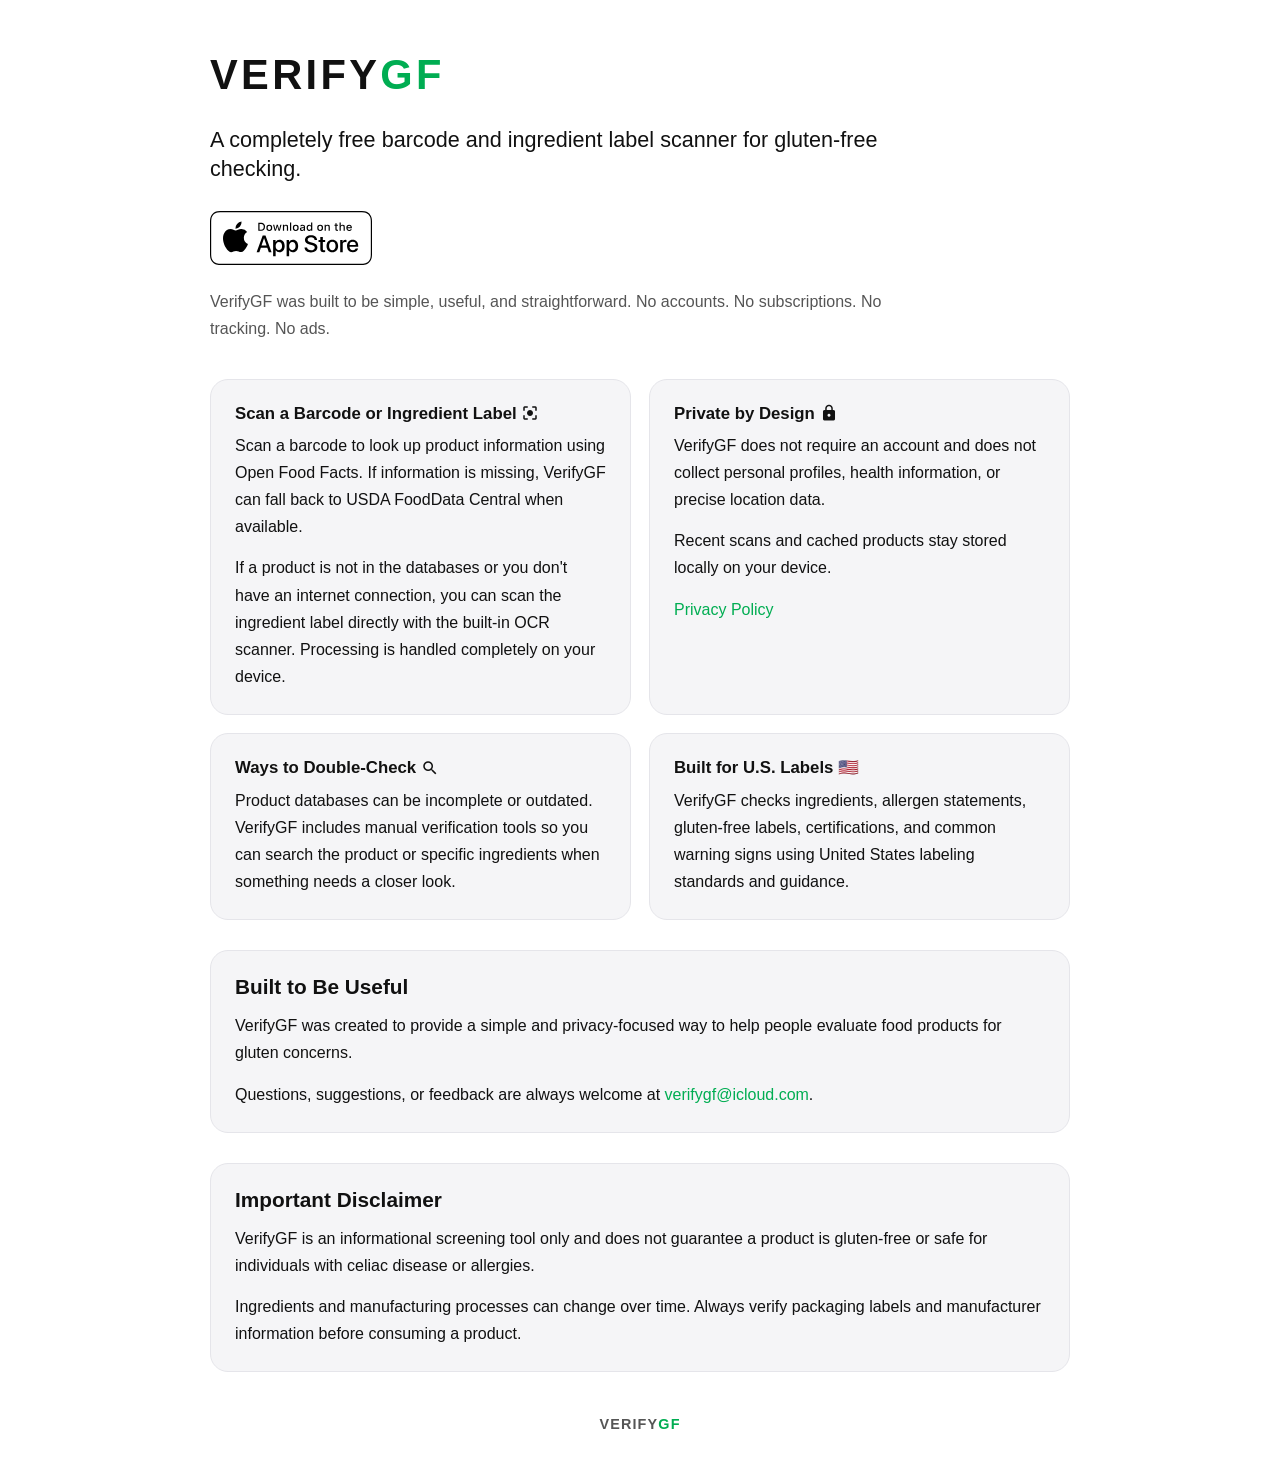
<file: index.html>
<!DOCTYPE html>
<html lang="en">
<head>
<meta charset="UTF-8" />
<meta name="viewport" content="width=device-width, initial-scale=1.0" />
<link rel="stylesheet"
href="https://fonts.googleapis.com/icon?family=Material+Icons">
<link rel="stylesheet" href="https://fonts.googleapis.com/css2?family=Material+Symbols+Outlined:opsz,wght,FILL,GRAD@20..48,100..700,0..1,-50..200" />
<title>VerifyGF</title>

<style>
:root {
--bg: #ffffff;
--text: #111111;
--secondary: #555555;
--accent: #00ad52;
--accent-soft: rgba(0, 173, 82, 0.12);
--card: #f5f5f7;
--border: #e5e5ea;
}

@media (prefers-color-scheme: dark) {
:root {
--bg: #000000;
--text: #f5f5f7;
--secondary: #a1a1aa;
--accent: #22c55e;
--accent-soft: rgba(34, 197, 94, 0.16);
--card: #111111;
--border: #222222;
}
}

* {
box-sizing: border-box;
}

body {
margin: 0;
padding: 40px 20px;
background: var(--bg);
color: var(--text);
font-family: -apple-system, BlinkMacSystemFont, "SF Pro Display",
"SF Pro Text", Helvetica, Arial, sans-serif;
line-height: 1.7;
}

.container {
max-width: 860px;
margin: 0 auto;
}

.hero {
margin-bottom: 36px;
}

.app-store-button {
display: inline-block;
margin-top: 28px;
}

.app-store-button img {
display: block;
height: 54px;
width: auto;
}

h3 .material-icons {
font-size: 1.15rem;
vertical-align: middle;
position: relative;
top: -1px;
margin-right: 6px;
}

.brand {
font-size: 2.6rem;
font-weight: 600;
letter-spacing: 0.08em;
margin-bottom: 14px;
}

.brand .gf,
.footer .gf {
color: var(--accent);
}

.support-link a {
display: inline-flex;
align-items: center;
gap: 6px;
font-weight: 500;
}

.tagline {
font-size: 1.35rem;
font-weight: 500;
line-height: 1.35;
max-width: 680px;
margin-bottom: 16px;
}

.subtext {
color: var(--secondary);
font-size: 1rem;
max-width: 720px;
}

.grid {
display: grid;
grid-template-columns: repeat(2, minmax(0, 1fr));
gap: 18px;
margin-top: 28px;
}

section,
.card {
padding: 24px;
background: var(--card);
border: 1px solid var(--border);
border-radius: 18px;
}

h1, h2, h3 {
margin-top: 0;
line-height: 1.2;
}

h2 {
font-size: 1.3rem;
margin-bottom: 12px;
}

h3 {
font-size: 1.05rem;
margin-bottom: 8px;
}

p {
margin: 0 0 14px;
}

p:last-child {
margin-bottom: 0;
}

a {
color: var(--accent);
text-decoration: none;
}

a:hover {
text-decoration: underline;
}

.note {
margin-top: 30px;
}

.footer {
margin-top: 40px;
text-align: center;
color: var(--secondary);
font-size: 0.9rem;
letter-spacing: 0.08em;
font-weight: 600;
}

@media (max-width: 700px) {
body {
padding: 28px 16px;
}

.brand {
font-size: 2.1rem;
}

.tagline {
font-size: 1.18rem;
}

.grid {
grid-template-columns: 1fr;
}
}
</style>
</head>

<body>
<div class="container">

<header class="hero">
<div class="brand">
VERIFY<span class="gf">GF</span>
</div>

<div class="tagline">
A completely free barcode and ingredient label scanner for gluten-free checking.
    <br>
    <a
href="https://apps.apple.com/us/app/verifygf-gluten-free-scanner/id6769617253"
target="_blank"
rel="noopener noreferrer"
class="app-store-button"
>
<picture>
<source
srcset="/assets/download-on-the-app-store-black.svg"
media="(prefers-color-scheme: dark)"
>
<img
src="/assets/download-on-the-app-store-white.svg"
alt="Download on the App Store"
height="54"
>
</picture>
</a>
</div>

<p class="subtext">
    VerifyGF was built to be simple, useful, and straightforward.
    No accounts. No subscriptions. No tracking. No ads.
</p>

</header>

<div id="features" class="grid">

<div class="card">
<h3>Scan a Barcode or Ingredient Label
<span class="material-icons">center_focus_strong</span></h3>
<p>
Scan a barcode to look up product information using Open Food Facts.
If information is missing, VerifyGF can fall back to USDA FoodData
Central when available.
</p>
<p>
If a product is not in the databases or you don't have an internet connection, you can scan 
the ingredient label directly with the built-in OCR scanner. Processing is handled completely 
on your device.
</p>
</div>

<div class="card">
<h3>Private by Design <span class="material-icons">lock</span></h3>
<p>
VerifyGF does not require an account and does not collect personal
profiles, health information, or precise location data.
</p>
<p>
Recent scans and cached products stay stored locally on your device.
</p>
<p>
<a href="https://verifygf.pages.dev/privacy/">Privacy Policy</a>
</p>
</div>

<div class="card">
<h3>Ways to Double-Check <span class="material-icons">search</span></h3>
<p>
Product databases can be incomplete or outdated. VerifyGF includes
manual verification tools so you can search the product or specific
ingredients when something needs a closer look.
</p>
</div>

<div class="card">
<h3>Built for U.S. Labels 🇺🇸</h3>
<p>
VerifyGF checks ingredients, allergen statements, gluten-free labels,
certifications, and common warning signs using United States labeling
standards and guidance.
</p>
</div>

</div>

<section class="note">
<h2>Built to Be Useful</h2>

<p>
VerifyGF was created to provide a simple and privacy-focused way
to help people evaluate food products for gluten concerns.
</p>

<p>
Questions, suggestions, or feedback are always welcome at
<a href="mailto:verifygf@icloud.com">verifygf@icloud.com</a>.
</p>

<!-- <p>If VerifyGF has brought you value and you'd like to support the project,
               feel free to
               <a href="https://ko-fi.com/verifygf"
                  target="_blank"
                  rel="noopener noreferrer">
                   buy me a coffee on Ko-fi
               </a></p> -->
</section>

<section class="note">
<h2>Important Disclaimer</h2>

<p>
VerifyGF is an informational screening tool only and does not guarantee
a product is gluten-free or safe for individuals with celiac disease or allergies.
</p>

<p>
Ingredients and manufacturing processes can change over time. Always verify
packaging labels and manufacturer information before consuming a product.
</p>
</section>

<div class="footer">
VERIFY<span class="gf">GF</span>
</div>

</div>
</body>
</html>
</file>
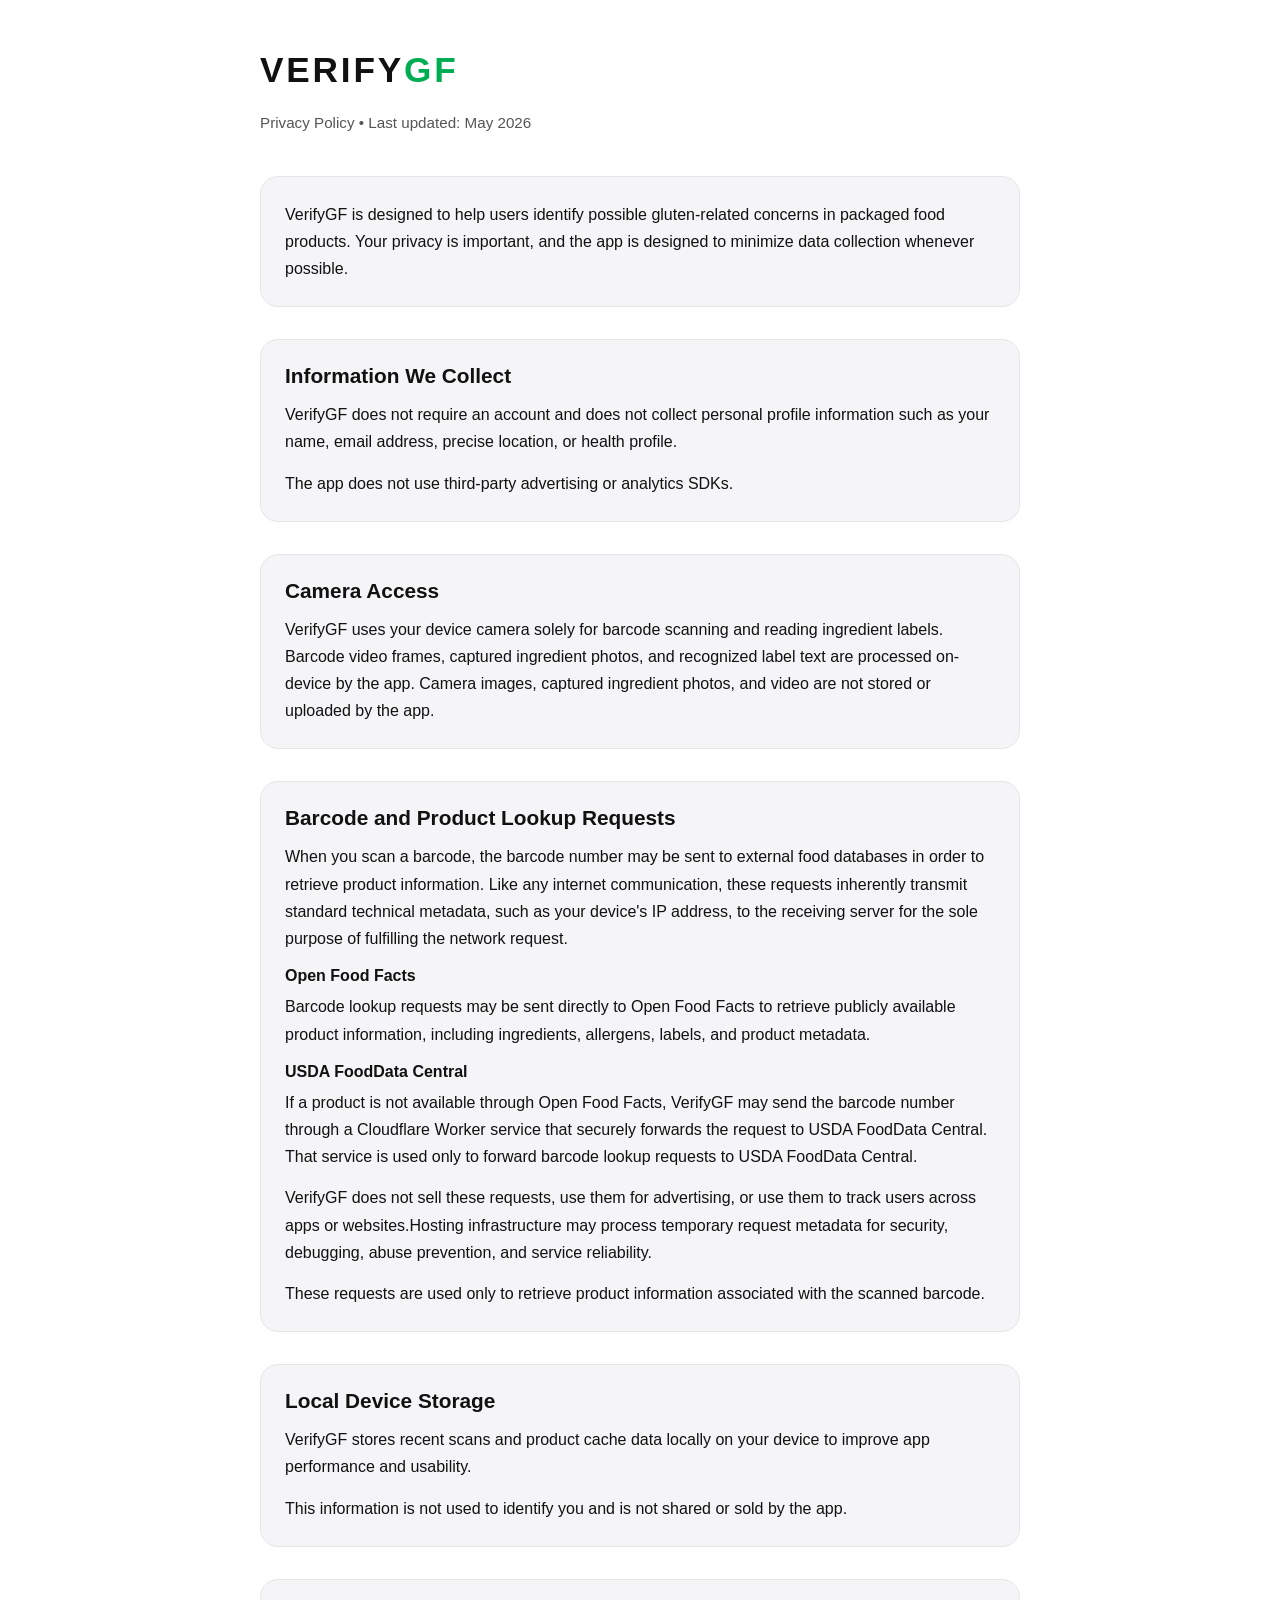
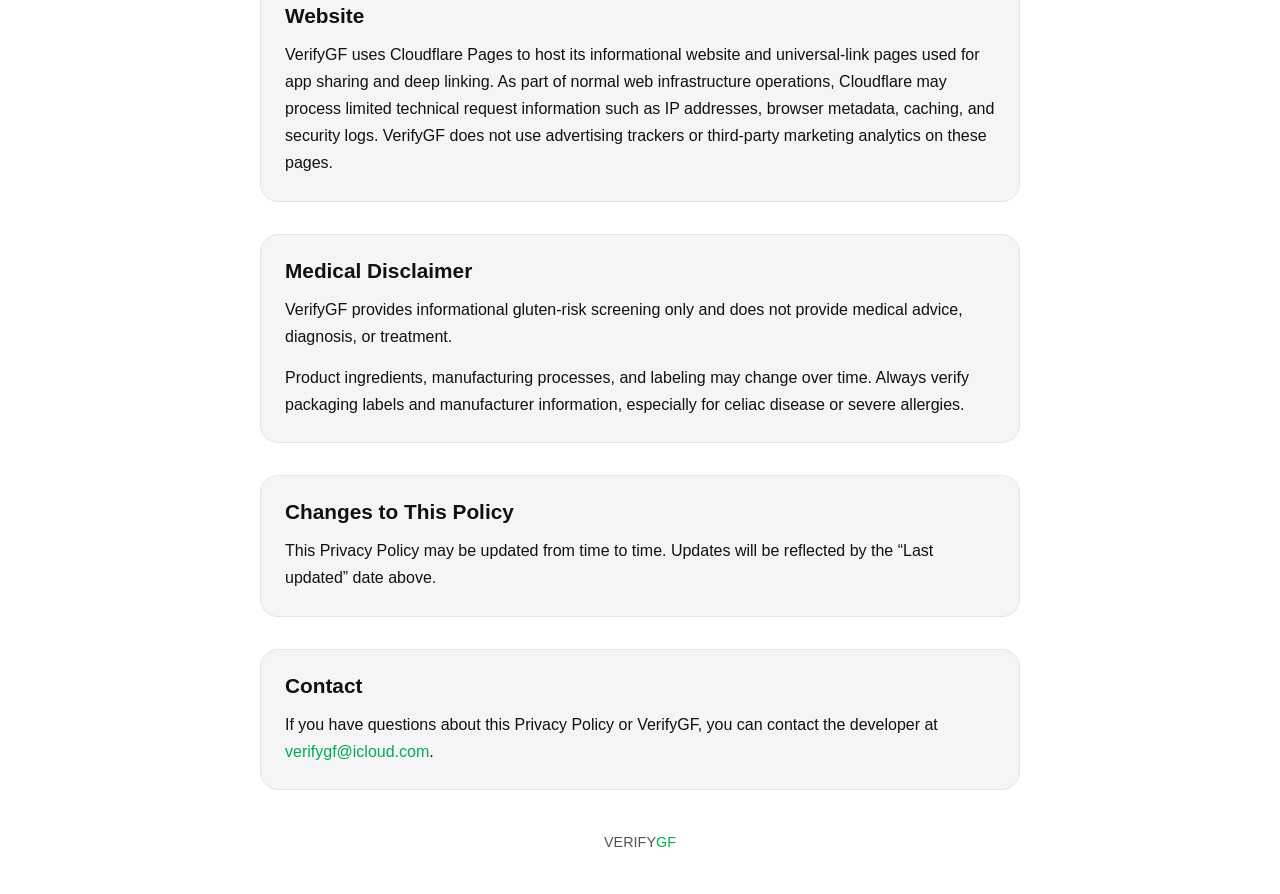
<file: privacy/index.html>
<!DOCTYPE html>
<html lang="en">
<head>
    <meta charset="UTF-8" />
    <meta name="viewport" content="width=device-width, initial-scale=1.0" />
    <title>VerifyGF Privacy Policy</title>

    <style>
        :root {
            --bg: #ffffff;
            --text: #111111;
            --secondary: #555555;
            --accent: #00ad52;
            --card: #f5f5f7;
            --border: #e5e5ea;
        }

        @media (prefers-color-scheme: dark) {
            :root {
                --bg: #000000;
                --text: #f5f5f7;
                --secondary: #a1a1aa;
                --accent: #22c55e;
                --card: #111111;
                --border: #222222;
            }
        }

        * {
            box-sizing: border-box;
        }

        body {
            margin: 0;
            padding: 40px 20px;
            background: var(--bg);
            color: var(--text);
            font-family: -apple-system, BlinkMacSystemFont, "SF Pro Display",
                "SF Pro Text", Helvetica, Arial, sans-serif;
            line-height: 1.7;
        }

        .container {
            max-width: 760px;
            margin: 0 auto;
        }

        .header {
            margin-bottom: 40px;
        }

        .brand {
            font-size: 2.2rem;
            font-weight: 600;
            letter-spacing: 0.08em;
            margin-bottom: 10px;
        }

        .brand .gf,
        .footer .gf {
            color: var(--accent);
        }

        .updated {
            color: var(--secondary);
            font-size: 0.95rem;
        }

        section {
            margin-bottom: 32px;
            padding: 24px;
            background: var(--card);
            border: 1px solid var(--border);
            border-radius: 18px;
        }

        h1, h2, h3 {
            margin-top: 0;
            line-height: 1.2;
        }

        h2 {
            font-size: 1.3rem;
            margin-bottom: 12px;
        }

        h3 {
            font-size: 1rem;
            margin-bottom: 8px;
        }

        p {
            margin: 0 0 14px;
        }

        p:last-child {
            margin-bottom: 0;
        }

        a {
            color: var(--accent);
            text-decoration: none;
        }

        a:hover {
            text-decoration: underline;
        }

        .footer {
            margin-top: 40px;
            text-align: center;
            color: var(--secondary);
            font-size: 0.9rem;
        }
    </style>
</head>

<body>
    <div class="container">

        <div class="header">
            <div class="brand">
                VERIFY<span class="gf">GF</span>
            </div>

            <div class="updated">
                Privacy Policy • Last updated: May 2026
            </div>
        </div>

        <section>
            <p>
                VerifyGF is designed to help users identify possible
                gluten-related concerns in packaged food products.
                Your privacy is important, and the app is designed
                to minimize data collection whenever possible.
            </p>
        </section>

        <section>
            <h2>Information We Collect</h2>

            <p>
                VerifyGF does not require an account and does not collect
                personal profile information such as your name, email address,
                precise location, or health profile.
            </p>

            <p>
                The app does not use third-party advertising or analytics SDKs.
            </p>
        </section>

        <section>
            <h2>Camera Access</h2>

            <p>
                VerifyGF uses your device camera solely for barcode scanning and reading ingredient labels. 
                Barcode video frames, captured ingredient photos, and recognized label text are processed on-device by the app. 
                Camera images, captured ingredient photos, and video are not stored or uploaded by the app.
            </p>
        </section>

        <section>
            <h2>Barcode and Product Lookup Requests</h2>

            <p>
                When you scan a barcode, the barcode number may be sent 
                to external food databases in order to retrieve product information. 
                Like any internet communication, these requests inherently transmit 
                standard technical metadata, such as your device's IP address, to the 
                receiving server for the sole purpose of fulfilling the network request.
            </p>

            <h3>Open Food Facts</h3>

            <p>
                Barcode lookup requests may be sent directly to Open Food Facts
                to retrieve publicly available product information, including
                ingredients, allergens, labels, and product metadata.
            </p>

            <h3>USDA FoodData Central</h3>

            <p>
                If a product is not available through Open Food Facts,
                VerifyGF may send the barcode number through a Cloudflare Worker
                service that securely forwards the request to USDA FoodData Central.
                That service is used only to forward barcode lookup
                requests to USDA FoodData Central. 
            </p>
            <p> VerifyGF does not sell these requests,
                use them for advertising, or use them to track users across apps or
                websites.Hosting infrastructure may process temporary request metadata
                for security, debugging, abuse prevention, and service reliability.
            </p>

            <p>
                These requests are used only to retrieve product information
                associated with the scanned barcode.
            </p>
        </section>

        <section>
            <h2>Local Device Storage</h2>

            <p>
                VerifyGF stores recent scans and product cache data locally
                on your device to improve app performance and usability.
            </p>

            <p>
                This information is not used to identify you and is not shared
                or sold by the app.
            </p>
        </section>  
        
        <!--
        <section>
            <h2>Tip Jar Note</h2>

            <p>
                If you choose to support the developer through a tip, payment is processed by 
                Apple through the App Store. VerifyGF does not receive or store your payment card information.
            </p>
            
        </section>
        -->

        <section>
            <h2>Website</h2>
            <p>
        VerifyGF uses Cloudflare Pages to host its informational website
        and universal-link pages used for app sharing and deep linking.
        As part of normal web infrastructure operations, Cloudflare may process
        limited technical request information such as IP addresses, browser
        metadata, caching, and security logs. VerifyGF does not use advertising
        trackers or third-party marketing analytics on these pages.
        </p>
        </section>

        <section>
            <h2>Medical Disclaimer</h2>

            <p>
                VerifyGF provides informational gluten-risk screening only and
                does not provide medical advice, diagnosis, or treatment.
            </p>

            <p>
                Product ingredients, manufacturing processes, and labeling may
                change over time. Always verify packaging labels and manufacturer
                information, especially for celiac disease or severe allergies.
            </p>
        </section>

        <section>
            <h2>Changes to This Policy</h2>

            <p>
                This Privacy Policy may be updated from time to time.
                Updates will be reflected by the “Last updated” date above.
            </p>
        </section>

        <section>
            <h2>Contact</h2>

    <p>
        If you have questions about this Privacy Policy or VerifyGF,
        you can contact the developer at
        <a href="mailto:verifygf@icloud.com">verifygf@icloud.com</a>.
    </p>
        </section>

        <div class="footer">
            VERIFY<span class="gf">GF</span>
        </div>

    </div>
</body>
</html>
</file>
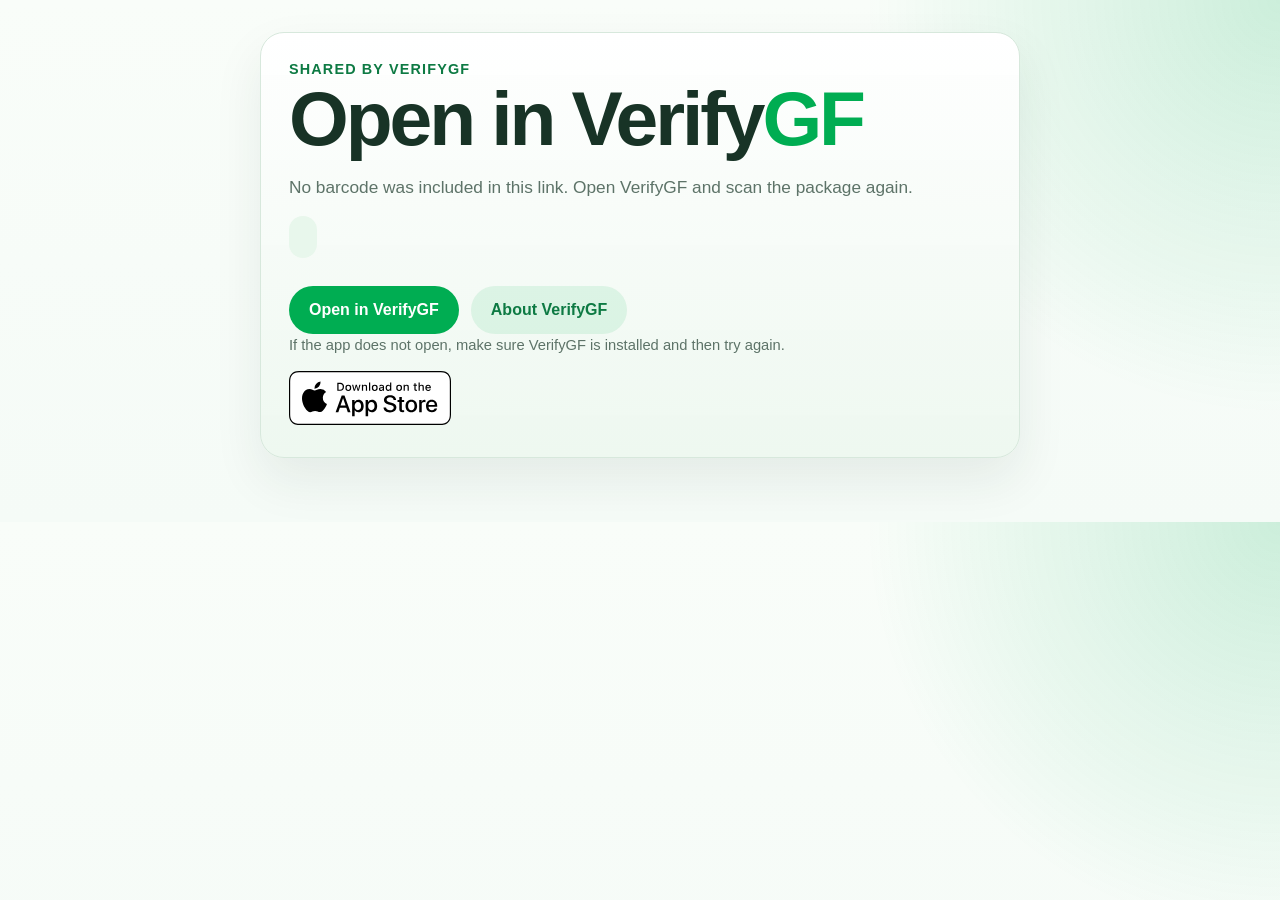
<file: app/scan/index.html>
<!DOCTYPE html>
<html lang="en">
<head>
    <meta name="apple-itunes-app" content="app-id=6769617253">
    <meta charset="utf-8">
    <meta name="viewport" content="width=device-width, initial-scale=1">
    <title>Open in VerifyGF</title>
    <meta name="description" content="Open this scan in VerifyGF.">
    <meta property="og:title" content="Open in VerifyGF">
    <meta property="og:description" content="Use VerifyGF to open this shared barcode scan and view the full product result.">
    <meta property="og:image" content="https://verifygf.pages.dev/assets/verifygf-og.svg">
    <meta property="og:url" content="https://verifygf.pages.dev/app/scan/">
    <meta name="twitter:card" content="summary_large_image">
    <link rel="icon" href="/assets/favicon.svg" type="image/svg+xml">
    <link rel="stylesheet" href="/styles.css">
</head>
<body>
    <main class="shell shell-narrow">
        <section class="card">
            <div class="eyebrow">Shared by VerifyGF</div>
            <h1>Open in Verify<span>GF</span></h1>
            <p id="scan-message" class="lede">Checking this link for a shared barcode.</p>
            <div class="scan-code" id="barcode-chip" hidden></div>
            <div class="actions">
                <a class="button" id="open-button" href="verifygf://scan">Open in VerifyGF</a>
                <a class="button button-secondary" href="/">About VerifyGF</a>
            </div>
            <p class="muted small">If the app does not open, make sure VerifyGF is installed and then try again.</p>
            <a
                href="https://apps.apple.com/us/app/verifygf-gluten-free-scanner/id6769617253"
                target="_blank"
                rel="noopener noreferrer"
                class="app-store-button"
                >
                <picture>
                <source
                srcset="/assets/download-on-the-app-store-black.svg"
                media="(prefers-color-scheme: dark)"
                >
                <img
                src="/assets/download-on-the-app-store-white.svg"
                alt="Download on the App Store"
                height="54"
                ></a>
                </picture>
        </section>
    </main>
    <script src="/site.js"></script>
</body>
</html>
</file>
<file: styles.css>
:root {
    --brand-green: #00ad52;
    --brand-green-dark: #0d7a43;
    --background: #f5fbf7;
    --surface: #ffffff;
    --surface-tint: #eef8f0;
    --border: #d7e8dc;
    --text: #183326;
    --muted: #5d7368;
    --shadow: 0 22px 50px rgba(24, 51, 38, 0.08);
    --radius: 24px;
}

* {
    box-sizing: border-box;
}

body {
    margin: 0;
    font-family: -apple-system, BlinkMacSystemFont, "Segoe UI", sans-serif;
    background:
        radial-gradient(circle at top right, rgba(0, 173, 82, 0.18), transparent 30%),
        linear-gradient(180deg, #f9fdf9 0%, var(--background) 100%);
    color: var(--text);
}

a {
    color: inherit;
}

.shell {
    width: min(1120px, calc(100% - 32px));
    margin: 0 auto;
    padding: 32px 0 64px;
}

.shell-narrow {
    width: min(760px, calc(100% - 32px));
}

.hero {
    padding: 40px;
    margin-top: 12px;
}

.card {
    background: linear-gradient(180deg, rgba(255, 255, 255, 0.98) 0%, var(--surface-tint) 100%);
    border: 1px solid var(--border);
    border-radius: var(--radius);
    box-shadow: var(--shadow);
    padding: 28px;
}

.grid {
    display: grid;
    grid-template-columns: repeat(3, minmax(0, 1fr));
    gap: 18px;
    margin-top: 18px;
}

.eyebrow {
    color: var(--brand-green-dark);
    font-size: 0.9rem;
    font-weight: 700;
    letter-spacing: 0.08em;
    text-transform: uppercase;
}

h1,
h2,
h3 {
    margin: 0 0 14px;
    line-height: 1.08;
}

h1 {
    font-size: clamp(2.8rem, 8vw, 4.8rem);
    letter-spacing: -0.04em;
}

h1 span {
    color: var(--brand-green);
}

h2 {
    font-size: 1.2rem;
}

h3 {
    font-size: 1rem;
    margin-top: 20px;
}

p {
    margin: 0 0 14px;
    line-height: 1.6;
}

.lede {
    color: var(--muted);
    font-size: 1.08rem;
    max-width: 42rem;
}

.muted {
    color: var(--muted);
}

.small {
    font-size: 0.92rem;
}

.actions {
    display: flex;
    flex-wrap: wrap;
    gap: 12px;
    margin-top: 24px;
}

.button {
    display: inline-flex;
    align-items: center;
    justify-content: center;
    min-height: 48px;
    padding: 0 20px;
    border-radius: 999px;
    background: var(--brand-green);
    color: #fff;
    font-weight: 700;
    text-decoration: none;
}

.button:hover {
    background: var(--brand-green-dark);
}

.button-secondary {
    background: rgba(0, 173, 82, 0.1);
    color: var(--brand-green-dark);
}

.scan-code {
    display: inline-flex;
    align-items: center;
    min-height: 42px;
    padding: 0 14px;
    border-radius: 999px;
    background: #e8f7ec;
    color: var(--brand-green-dark);
    font-family: ui-monospace, SFMono-Regular, Menlo, monospace;
    font-size: 0.95rem;
    font-weight: 700;
}

.prose h1 {
    font-size: clamp(2.2rem, 6vw, 3.2rem);
}

.prose h2 {
    margin-top: 28px;
}

.back-link {
    display: inline-block;
    margin-bottom: 18px;
    color: var(--brand-green-dark);
    font-weight: 600;
    text-decoration: none;
}

@media (max-width: 780px) {
    .shell {
        width: calc(100% - 20px);
        padding: 20px 0 40px;
    }

    .hero,
    .card {
        padding: 22px;
    }

    .grid {
        grid-template-columns: 1fr;
    }
}
</file>
